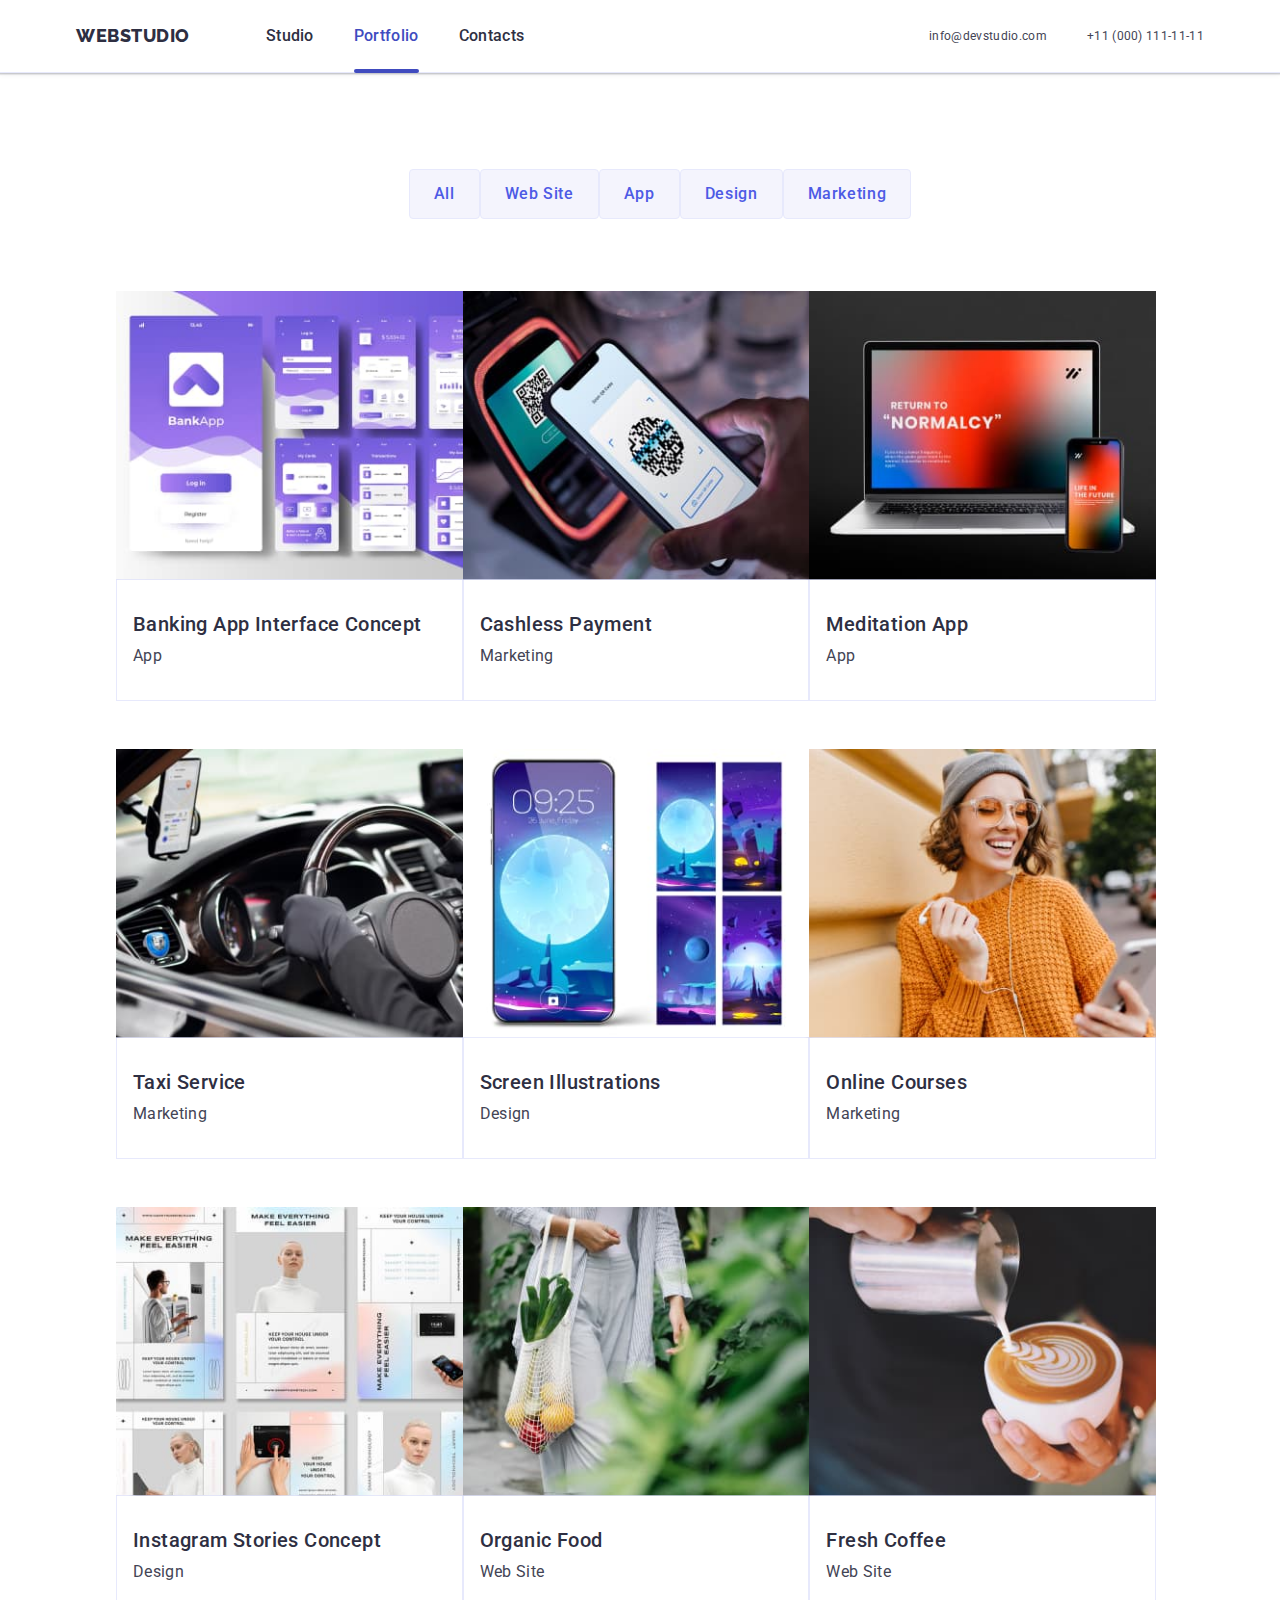
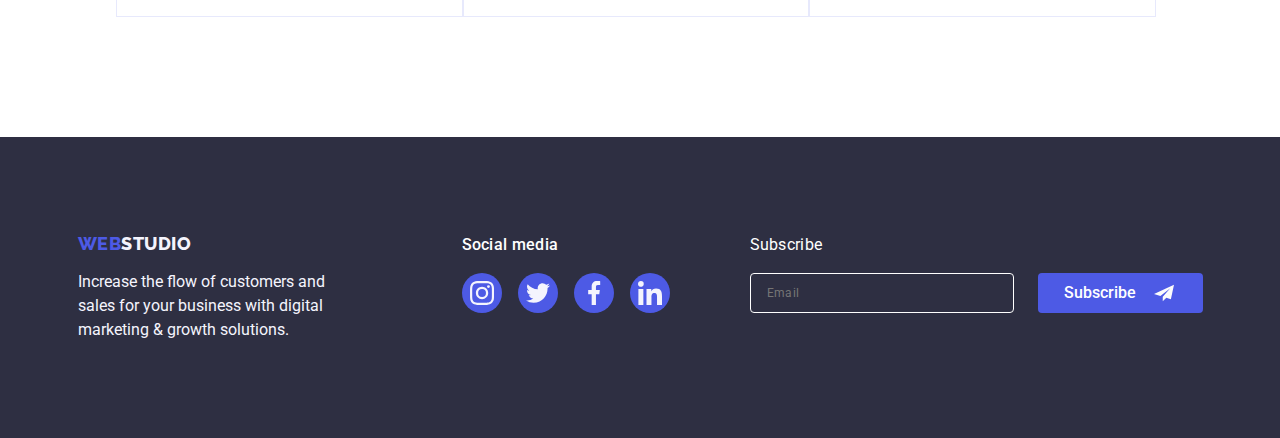
<file: portfolio.html>
<!DOCTYPE html>
<html lang="en">
  <head>
    <meta charset="UTF-8" />
    <meta http-equiv="X-UA-Compatible" content="IE=edge" />
    <meta name="viewport" content="width=device-width, initial-scale=1.0" />
    <link rel="preconnect" href="https://fonts.googleapis.com" />
    <link rel="preconnect" href="https://fonts.gstatic.com" crossorigin />
    <link
      href="https://fonts.googleapis.com/css2?family=Montserrat:wght@400;500;600&family=Raleway:wght@800&family=Roboto:wght@400;500;700;900&display=swap"
      rel="stylesheet"
    />
    <link
      rel="stylesheet"
      href="https://cdnjs.cloudflare.com/ajax/libs/modern-normalize/1.1.0/modern-normalize.min.css"
    />
    <link rel="stylesheet" href="./css/styles.css" />
    <title>Portfolio</title>
  </head>
  <body>
    <!-- Header section -->
    <header class="header">
      <div class="container header-container">
        <nav class="header-nav">
          <a class="link logo-web logo" href="./index.html"
            >WEB<span class="logo-studio ">Studio</span>
          </a>
          <ul class="list list-nav">
            <li class="list ">
              <a class="link header-link" href="./index.html">Studio</a>
            </li>
            <li class="list">
              <a class="link header-link current" href="./portfolio.html">Portfolio</a>
            </li>
            <li class="list"><a class="link header-link" href="">Contacts</a></li>
          </ul>
        </nav>
        <address class="contact">
          <ul class="list list-contact">
            <li>
              <a class="link address-link" href="mailto:info@devstudio.com">
                info@devstudio.com
              </a>
            </li>
            <li>
              <a class="link address-link" href="tel:+110001111111"
                >+11 (000) 111-11-11</a
              >
            </li>
          </ul>
        </address>
      </div>
    </header>
    <!-- Seaction main-portfolio  -->
    <main>
      <section class="main-portfolio-container">
        <div class="container ">
          <h1 class="visually-hidden">Portfolio</h1>
          <ul class="list btn-portfolio-container-list">
            <li>
              <button class="btn-portfolio pointer btn-portfolio-container" type="button">All</button>
            </li>
            <li>
              <button class="btn-portfolio pointer btn-portfolio-container" type="button">
                Web Site
              </button>
            </li>
            <li>
              <button class="btn-portfolio pointer btn-portfolio-container" type="button">App</button>
            </li>
            <li>
              <button class="btn-portfolio pointer btn-portfolio-container" type="button">Design</button>
            </li>
            <li>
              <button class="btn-portfolio pointer btn-portfolio-container" type="button">
                Marketing
              </button>
            </li>
          </ul>
          <ul class="list list-portfolio">
            <li class="img-portfolio">
              <a class="link link-portfolio" href="">
                <div class="portfolio-box"><img
                  src="./images/portfolio/img-8.jpg"
                  alt="Banking App Interface Concept"
                />
                <div class="overlay-portfolio"><p class="overlay-label">14 Stylish and User-Friendly App Design Concepts · Task Manager App · Calorie Tracker App · Exotic Fruit Ecommerce App ·
                Cloud Storage App</p></div>
                 </div>
                <div class="card-title-container"><h2 class="card-title">Banking App Interface Concept</h2>
                <p class="card-item">App</p> </div></a>
            </li>
            <li class="img-portfolio">
               <a class="link link-portfolio" href="">
                <div class="portfolio-box"><img src="./images/portfolio/img-7.jpg" alt="Cashless Payment" />
                  <div class="overlay-portfolio">
                  <p class="overlay-label">14 Stylish and User-Friendly App Design Concepts · Task Manager App · Calorie Tracker App · Exotic Fruit Ecommerce
                  App. Cloud Storage App</p></div>   </div>
                  <div class="card-title-container">
                <h2 class="card-title">Cashless Payment</h2>
                <p class="card-item">Marketing</p></div></a
              >
            </li>
            <li class="img-portfolio">
              <a class="link link-portfolio" href="">
                <div class="portfolio-box"><img src="./images/portfolio/img-6.jpg" alt="Meditation App" />
                  <div class="overlay-portfolio"><p class="overlay-label">14 Stylish and User-Friendly App Design Concepts · Task Manager App · Calorie Tracker App · Exotic Fruit Ecommerce
                  App. Cloud Storage App</p></div>
                 </div>
                  <div class="card-title-container">
                <h2 class="card-title">Meditation App</h2>
                <p class="card-item">App</p></div></a>
            </li>
            <li class="img-portfolio">
              <a class="link link-portfolio" href="">
                <div class="portfolio-box"><img src="./images/portfolio/img-5.jpg" alt="Taxi Service" />
                 <div class="overlay-portfolio"><p class="overlay-label">14 Stylish and User-Friendly App Design Concepts · Task Manager App · Calorie Tracker App · Exotic Fruit Ecommerce
                  App. Cloud Storage App</p></div> </div>
                  <div class="card-title-container">
                <h2 class="card-title">Taxi Service</h2>
                <p class="card-item">Marketing</p></div></a
              >
            </li>
            <li class="img-portfolio">
              <a class="link link-portfolio" href="">
                <div class="portfolio-box"><img
                  src="./images/portfolio/img-4.jpg"
                  alt="Screen Illustrations"/> 
                  <div class="overlay-portfolio"><p class="overlay-label">14 Stylish and User-Friendly App Design Concepts · Task Manager App · Calorie Tracker App · Exotic Fruit Ecommerce
                  App. Cloud Storage App</p> </div></div>
                  <div class="card-title-container">
                <h2 class="card-title">Screen Illustrations</h2>
                <p class="card-item">Design</p></div></a>
            </li>
            <li class="img-portfolio">
              <a class="link link-portfolio" href="">
                <div class="portfolio-box"> <img src="./images/portfolio/img-3.jpg" alt="Online Courses" />
                 <div class="overlay-portfolio"><p class="overlay-label">14 Stylish and User-Friendly App Design Concepts · Task Manager App · Calorie Tracker App · Exotic Fruit Ecommerce
                  App· Cloud Storage App</p> </div></div> 
                  <div class="card-title-container">
                <h2 class="card-title">Online Courses</h2>
                <p class="card-item">Marketing</p></div></a>
            </li>
            <li class="img-portfolio">
              <a class="link link-portfolio" href="">
                <div class="portfolio-box"><img
                  src="./images/portfolio/img-2.jpg"
                  alt="Instagram Stories Concept"/> 
                  <div class="overlay-portfolio"><p class="overlay-label">14 Stylish and User-Friendly App Design Concepts · Task Manager App · Calorie Tracker App · Exotic Fruit Ecommerce
                  App· Cloud Storage App</p></div> </div>
                   <div class="card-title-container">
                <h2 class="card-title">Instagram Stories Concept</h2>
                <p class="card-item">Design</p></div></a>
            </li>
            <li class="img-portfolio">
              <a class="link link-portfolio" href="">
                <div class="portfolio-box"><img src="./images/portfolio/img-1.jpg" alt="Organic Food" /> 
                <div class="overlay-portfolio"><p class="overlay-label">14 Stylish and User-Friendly App Design Concepts · Task Manager App · Calorie Tracker App · Exotic Fruit Ecommerce
                  App. Cloud Storage App</p></div> </div>
                   <div class="card-title-container">
                <h2 class="card-title">Organic Food</h2>
                <p class="card-item">Web Site</p></div></a>
            </li>
            <li class="img-portfolio">
              <a class="link link-portfolio" href="">
                <div class="portfolio-box"><img src="./images/portfolio/img.jpg" alt="Fresh Coffee" /> 
                <div class="overlay-portfolio"><p class="overlay-label">14 Stylish and User-Friendly App Design Concepts · Task Manager App · Calorie Tracker App · Exotic Fruit Ecommerce
                  App. Cloud Storage App</p></div> </div>
                  <div class="card-title-container">
                <h2 class="card-title">Fresh Coffee</h2>
                <p class="card-item">Web Site</p></div></a>
            </li>
          </ul>
        </div>
      </section>
    </main>
    <!-- Footer section -->
    <footer class="main-title footer-container">
      <div class="container-footer">
        <div class="webstudio-footer">
          <a class="link logo-web logo-footer link-footer" href="./index.html">WEB<span
              class="logo-studio-footer">Studio</span>
          </a>
          <p class="small-text">
            Increase the flow of customers and sales for your business with digital
            marketing & growth solutions.
          </p>
        </div>
        <div class="Social-media ">
          <p class=" social-title-footer">Social media</p>
          <ul class="socials-item-footer list link">
            <li class="social-media-title">
              <a class="socials-link link" href="https://instagram.com" target="_blank" rel="noopener noreffer"
                aria-label="instagram icon">
                <svg class="social-icon" width="24" height="24">
                  <use href="./images/icons.svg#instagram"></use>
                </svg>
              </a>
            </li>
            <li class="social-media-title">
              <a class="socials-link link" href="https://twitter.com" target="_blank" rel="noopener noreffer"
                aria-label="twitter icon">
                <svg class="social-icon" width="24" height="24">
                  <use href="./images/icons.svg#twitter"></use>
                </svg>
              </a>
            </li>
            <li class="social-media-title">
              <a class="socials-link link" href="https://facebook.com" target="_blank" rel="noopener noreffer"
                aria-label="facebook icon">
                <svg class="social-icon" width="24" height="24">
                  <use href="./images/icons.svg#facebook"></use>
                </svg>
              </a>
            </li>
            <li class="social-media-title">
              <a class="socials-link link" href="https://linkedin.com" target="_blank" rel="noopener noreffer"
                aria-label="linkedin icon">
                <svg class="social-icon" width="24" height="24">
                  <use href="./images/icons.svg#linkedin"></use>
                </svg>
              </a>
            </li>
          </ul>
        </div>      
      <!-- Subscribe form Portfolio -->
      <div class="Subscribe">
        <p class="subscribe-social-footer">Subscribe</p>
        <form class="modal-form" name="signup_form" autocomplete="on" novalidate>
          <label class="email-form">
            <input class="subscribe-input" type="email" name="" placeholder="Email" />
          </label>
          <button class="button-subscribe" type="submit">Subscribe <svg class="subscribe-icon" width="24" height="20">
              <use href="./images/icons.svg#Letter"></use>
            </svg></button>
          </button>
      </div>
      </div>
    </div>     
    </footer>    
  </body>
</html>
</file>
<file: css/styles.css>
:root {
    /* Color */
    --text-color: #434455;
    --Primary-Brand: #4D5AE5;
    --Pressed-state: #404BBF;
    --Dark: #2E2F42;
    --Success: #31D0AA;
    --Subtle-Text: #8E8F99;
    --Accent: #E7E9FC;
    --Light: #F4F4FD;
    --Modal-overlay: #2E2F42;
    --Hero-background: #2E2F42;
    --White-background: #FFFFFF;
    --Modal-background: #FCFCFC;

    /* Others */
     --header-idx: 10;
     --modal--idx: 100;

}   /* Mobile styles &>*/
.container { 
    min-width: 320px;
    max-width: 428px;
    margin-left: auto;
    margin-right: auto;
    padding-left: 15px;
    padding-right: 15px;
        
    }
    .burger-button{
        stroke:var(--Dark);
        
    }
    .btn-close {
        position: absolute;
        top: 24px;
        right: 24px;             
        display: block;
        margin-top: auto;
        width: 24px;
        height: 24px;
        background-color:var(--White-background);
        border-radius: 50%;
        border:none;
        cursor: pointer;
        color:var(--Dark);     
       }

    /* Tables styles &>*/
    @media only screen and (min-width: 768px){ 
    .container {
    max-width:768px;        
    outline-offset:-2 px;
    margin-left: auto;
    margin-right: auto;}

    .container.header-container {
        height: 72px;
    }}

           
    /* Desktop styles &> */
    @media only screen  and (min-width: 1158px){ 
        .container {
        max-width: 1158px;                
        outline-offset:-2 px;
        margin-left: auto;
        margin-right: auto;}

                }

    .visually-hidden {
        position: absolute;
        width: 1px;
        height: 1px;
        margin: -1px;
        border: 0;
        padding: 0;
        
        white-space: nowrap;
        clip-path: inset(100%);
        clip: rect(0 0 0 0);
        overflow: hidden;
      }
.container.header{
    display: flex
}
.header-nav{
    display: flex;
    margin-right: auto;
    align-items: center;
}

/* Tablet styles */
@media only screen and (min-width:768px){
    .header-nav{
        display: flex;
       
        align-items: center;
    }
    }
    @media only screen and (min-width:1158px){
        .header-nav{
            display: flex;
            margin-right: 76px;
            align-items: center;   }}    

body {
    font-family: 'Roboto', sans-serif;
    color: var(--text-color);
    background-color: var(--White-background);
}
/* reset start */
h1,h2,h3,h4,h5,h6,p 
{ margin: 0 }
img{
    display: block;
    max-width: 100%;
    height: auto;
}

/* Header section   */
.header{     
    top: 0;
    z-index: var(--header-idx);
    width: 100%;     
    border-bottom: 1px solid #e7e9fc;
    gap: 40px;
    display: block;
    align-items: center;
    box-shadow: 0px 2px 1px rgba(46, 47, 66, 0.08), 0px 1px 1px rgba(46, 47, 66, 0.16), 0px 1px 6px rgba(46, 47, 66, 0.08);
    
}   

.link {    
    
    align-items: center;
    text-decoration: none;
    transition:color 250ms cubic-bezier(0.4, 0, 0.2, 1);    
     gap: 72px;
  
}

.link.list{
    padding-left: 0;

}
@media only screen and (min-width: 768px){
.link.list{
    row-gap: 72px;
    column-gap: 24px;
    justify-content: center;      
    flex-wrap: wrap;
}
.link{
    margin-left: auto;
    margin-right: auto;
    display: flex;
    flex-wrap: wrap;
    gap: 72px;

}
}
@media only screen and (min-width: 11587px){
    .link.list{
        row-gap: 64px;
        column-gap: 24px;
        justify-content: center;      
        flex-wrap: wrap;
    }}


.link:hover {
    color: var(--Pressed-state);
}

.link:focus {
    color: var(--Pressed-state);
}

.list {
    list-style: none;
    padding: auto;    
    display: flex;    
    flex-wrap: wrap;
    margin:0;
        
}
@media only screen and (min-width: 768px){ 
    .list {        
        list-style: none;        
        display: flex;    
        flex-wrap: wrap;
        
    }}

@media only screen and (min-width: 1158px){ 
        .list {        
            list-style: none;        
            display: flex;    
           
            
        }}

.header-container {
    display:flex;
    align-items: center;
    justify-content: space-between;
    
}
@media only screen and (max-width:767px){
    .list-nav{
    display: none;}
.link{
    max-width: 264px;
}
.header-container {
    height: 70px;
}
.link.list{    
    margin-right: auto;
    margin-left: auto;
}
}
    

@media only screen and (min-width:768px){
    .list-nav{
     display: flex;
     flex-wrap: nowrap;
     gap: 40px;
     padding-left: 0;
     margin: 0;       
            
        }
        }
    
@media only screen and (min-width:1158px){
    .list-nav{
    display: flex;
    gap: 40px;
    }
    }
    

.contact{
    display: flex;
     
}
.list-contact{
    display: none;
     
}
/* reset end */
@media only screen and (min-width:768px){
    .list-contact {
        display: flex;
        flex-direction: column;
        padding-left: 0;  
           }
}
@media only screen and (min-width:1158px){
    .list-nav{
    display: flex;
    gap: 40px;
    }
    .list-contact {
        display: flex;        
        flex-direction: row;
        margin-left: auto;
        /* padding: 24px 0px 24px 0px; */
        gap: 40px;          
    }
    }

.contact {
    font-style: normal;
    font-size: 16px;
    line-height: 24px;
    letter-spacing: 0.02em;
    color: var(--text-color);
    display: flex;
    transition: color 250ms cubic-bezier(0.4, 0, 0.2, 1);
}

.contact:hover {
    color: var(--Pressed-state);
}

.contact:focus {
    color: var(--Pressed-state);
}

.logo {
    font-family: 'Raleway', sans-serif;
    font-weight: 800;
    font-size: 18px;
    line-height: 1.17;
    letter-spacing: 0.03em;
    text-transform: uppercase;
    color: var(--Dark);    
    display: inline-block;
    
}
@media only screen and (min-width:768px){
    .logo {
        font-family: 'Raleway', sans-serif;
        font-weight: 800;
        font-size: 18px;
        line-height: 1.17;
        letter-spacing: 0.03em;
        text-transform: uppercase;
        color: var(--Dark);    
        display: inline-block;
        
    }
    .link.logo-web.logo {
        margin-right:120px ;
}}

    .link.logo-web.logo-footer.link-footer{
        color: var(--Primary-Brand);
    }
    .link.logo-web.logo.main-logo {
        color: var(--Primary-Brand);
    }

        
    @media only screen and (min-width:1158px){
        .link.logo-web.logo{
            margin-right: 76px;

        }  } 
    


.logo-studio {
    font-family: 'Raleway', sans-serif;
    font-weight: 800;
    font-size: 18px;
    line-height: 1.17;
    letter-spacing: 0.03em;
    text-transform: uppercase;
    color: var(--Dark);
}

.logo-studio-footer {
    font-family: 'Raleway', sans-serif;
    font-weight: 800;
    font-size: 18px;
    line-height: 1.17;
    letter-spacing: 0.03em;
    text-transform: uppercase;
    color: var(--Light);
}

.header-link {
    position: relative;
    font-weight: 500;
    font-size: 16px;
    line-height: 24px;
    letter-spacing: 0.02em;
    color: var(--Dark);
    display: flex;
    padding-bottom: 24px;
    padding-top: 24px;
    transition: color 250ms cubic-bezier(0.4, 0, 0.2, 1);
}

.header-link:hover {
    color: var(--Pressed-state);
}

.header-link:focus {
    color: var(--Pressed-state);
}
.header-link::after{
    content: '';
    position: absolute;
    bottom: 0;
    left:0;
    display: block;
    width:100%;
    height: 4px;
    border-radius: 4px;
    bottom:-1px;
    

}
.header-link.current{
   color: var(--Pressed-state); 
}

.header-link.current::after,
.header-link:hover::after,
.header-link:hover::after{
background-color: var(--Pressed-state);
color: var(--Pressed-state);
}

.address-link {
    font-size: 16px;
    line-height: 24px;
    color: var(--text-color);
    
}
@media only screen and (min-width:768px){
    .address-link {
    gap:12px;       
    }
    .link.address-link {
        font-style: Regular;
        font-size: 12px;
        line-height: 14px;}     

}




/* Hero section */
 



.main-title {
    background-color: var(--Dark);   
    display: flex;
    align-items:center;    
    justify-content:center;
}
@media only screen and (min-width:768px){
.main-title{
    padding: 122px 0;
}
}
@media only screen and (min-width:1158px){
    .main-title{
        padding: 188px 0;
    }}

/* mobile style */
.main-text {
    font-size: 36px;      
    letter-spacing: 0.02em;
    color: var(--White-background);        
   
    }

    @media only screen and (min-width:768px){
    .main-text {     
            font-size: 56px;
            line-height: 1.07;
            text-align: center;
            letter-spacing: 0.02em;
            color: var(--White-background);
            max-width: 496px;
            margin-left: auto;
            margin-right: auto;
            margin-bottom: 48px;
        }}

.container-main{
    text-align: center;
    display: flex;
    flex-direction:column;
}
@media only screen and (max-width:767px){
    .container-main{
        padding: 112px 0;
    }
    .main-text {
        margin-bottom: 72px;
        max-width: 320px;
    

}}

.button {
    font-family: 'Roboto', sans-serif;   
    font-size: 16px;
    line-height: 1.5;
    letter-spacing: 0.04em;
    background-color: var(--Primary-Brand);
    color: var(--White-background);
    display: block;
    min-width: 169px;
    height: 56px;
    border: none; 
    border-radius: 4px;
    margin: 0 auto;
    transition: background-color 250ms cubic-bezier(0.4, 0, 0.2, 1);
   }


.button:hover {
    background-color: var(--Pressed-state);
}

.button:focus {
    background-color: var(--Pressed-state);
}

.pointer {
    cursor: pointer;
}
.navigation{
display: flex;
}
/* Mobile style Section 1*/
@media only screen and (max-width:767px){
.adventeges-item{
    display: none;    
    justify-content: center;   
    align-items: center;
    box-sizing: border-box;
    width: 264px;
    height: 112px;  
    border-radius: 4px;
    background-color: #f4f4fd;   
    
}
.adventages-list-container{    
    display: flex;
    flex-direction: column;
    row-gap: 72px;
    text-align: center;
    margin: 0;
    padding: 0;
}
}
.advantages-container{
    
    padding: 96px 0px;
    min-width: unset;  }
  

.adventage-title {
    font-weight: 500;
    font-size: 20px;
    line-height: 1.07;
    text-align: center;
    letter-spacing: 0.02em;
    color: var(--Dark);
}

.adventage-list {
    font-size: 36px;
    line-height: 1.15;    
    letter-spacing: 2% ;   
    color: var(--Dark);
    margin-bottom: 8px;
}

.adventage-text {
    font-size: 16px;
    line-height: 24px;
    letter-spacing: 0.02em;
    color: var(--text-color);
}
@media only screen and (max-width:767px) {
    .adventage-text {
    text-align: left;

    }
    .main-logo{
      justify-content: center;;

    }}




/* Tablet styles Section 1*/
@media only screen and (min-width:768px) {
    .adventeges-item{
        display: none;}
        .adventages-list-container{           
        display: flex;
        justify-content: space-between;
        flex-wrap: wrap;
        column-gap: 24px;
        row-gap: 72px;
        padding: 0;
        }   
        .advantages{
        flex-basis: calc((100% - 24px) / 2);
            }
}



/* Desktop style Section 1 */
    @media only screen and (min-width:1158px){
    .adventeges-item{
    display: flex;    
    justify-content: center;   
    align-items: center;
    box-sizing: border-box;
    width: 264px;
    height: 112px;  
    border-radius: 4px;
    background-color: #f4f4fd;   
    margin-bottom:8px;}

/* Section 1 */

.advantages-container{
    /* text-align: center; */
    padding: 120px 0 120px;
    
    }
    .list.adventages-list-container{
        gap: 24px;
        padding-left: 0;
    }



.advantages{
    flex-basis: calc((100% - 72px) / 4);
}
.adventage-title {
    font-weight: 500;
    font-size: 20px;
    line-height: 1.07;
    text-align: center;
    letter-spacing: 0.02em;
    color: var(--Dark);
}

.adventage-list {
    font-weight: 500;
    font-size: 20px;
    line-height: 24px;
    letter-spacing: 0.02em;
    color: var(--Dark);
    margin-bottom: 8px;
}

.adventage-text {
    font-size: 16px;
    line-height: 24px;
    letter-spacing: 0.02em;
    color: var(--text-color);
}}


/* Tablet style */
.logo {
    font-family: 'Raleway', sans-serif;
    font-weight: 800;
    font-size: 18px;
    line-height: 1.17;
    letter-spacing: 0.03em;
    text-transform: uppercase;
    color: var(--Dark);    
    display: inline-block;}   


/* Tablet section 2 */
@media only screen and (max-width:1157px){
    .activity-container{
        display: none;
    }}
/* Desktop section 2 */
@media only screen and (min-width:1158px){
.activity-container{
    padding-bottom: 120px;
}}
.activity-title {
    font-size: 36px;
    line-height: 1.11;
    text-align: center;
    letter-spacing: 0.02em;
    text-transform: capitalize;
    color: var(--Dark);
    margin-bottom: 72px; 
}

.activity-img{
    width: calc((100% - 48px) / 3);
}

/* Section 3 */
.main-team {
    background: var(--Light);
    padding: 96px 0;
    margin-left: auto;
    margin-right: auto;
    
}

.team {
    font-size: 36px;
    line-height: 1.11;
    text-align: center;
    letter-spacing: 0.02em;
    text-transform: capitalize;
    color: var(--Dark);
    margin-bottom: 72px;
}

.team-list-background {
    background-color: var(--White-background);
    border-radius: 0px 0px 4px 4px;
    box-shadow: 0px 1px 6px rgba(46, 47, 66, 0.08), 0px 1px 1px rgba(46, 47, 66, 0.16), 0px 2px 1px rgba(46, 47, 66, 0.08);
}

@media only screen and (min-width:1158px){
    .team-list-background{
        width: calc(( 100% - 24px *3 )/4);

    }}
    @media only screen and (min-width:768px) and (max-width:1157px) {
        .team-list-background{
            width: calc(( 100% - 24px *3 )/2);
    
        }}


.team-name {
    font-weight: 500;
    font-size: 20px;
    line-height: 1.2;
    letter-spacing: 0.02em;
    color: var(--Dark);
    text-align: center;
    margin-bottom: 8px;
}

.team-position {
    font-size: 16px;
    line-height: 1.5;
    letter-spacing: 0.02em;
    color: var(--text-color);
    text-align: center;
    margin-bottom: 8px;

}
.container-name-position{
    padding: 32px 0px;
    box-shadow: 0px 1px 6px rgba(46, 47, 66, 0.08), 0px 1px 1px rgba(46, 47, 66, 0.16), 0px 2px 1px rgba(46, 47, 66, 0.08);
}

/* Footer section */
.logo-footer {
    font-family: 'Raleway', sans-serif;
    font-weight: 800;
    font-size: 18px;
    line-height: 1.17;
    letter-spacing: 0.03em;
    text-transform: uppercase;    
    display: inline-block;
   
}

.small-text {
    font-size: 16px;
    line-height: 24px;
    color: var(--Light);
    max-width: 264px;
}
@media only screen and (max-width:767px){
    .small-text {
        text-align: left;

    }}

.footer-container{
    padding:   96px 0;
    
}
@media only screen and (min-width:768px){
    .footer-container{
        display: flex;
        align-items: flex-start;
        flex-wrap: wrap;
        flex-direction: row;
        gap: 72px 24px;
        

        
    }}

.link-footer{
    display: inline-block; 
    margin-bottom: 16px;
}


/* Seaction main-portfolio */
.main-portfolio-container{
    padding: 96px 0 120px;
}
.btn-portfolio-container-list{
    justify-content: center;
    margin-bottom: 72px ;
}
.btn-portfolio-container{
    padding: 12px 24px;
    border: 1px solid var(--Accent);
    border-radius: 4px;
}
.btn-portfolio {
    font-family: "Roboto", sans-serif;
    font-weight: 500;
    font-size: 16px;
    line-height: 1.5;
    letter-spacing: 0.04em;
    color: var(--Primary-Brand);
    background-color: var(--Light);
    transition:color 250ms cubic-bezier(0.4, 0, 0.2, 1),background-color 250ms cubic-bezier(0.4, 0, 0.2, 1),border 250ms cubic-bezier(0.4, 0, 0.2, 1),
    box-shadow 250ms cubic-bezier(0.4, 0, 0.2, 1);
    cursor: pointer;
  
}

.btn-portfolio:hover {
    color: var(--White-background);
    background-color: var(--Pressed-state);
    border: 1px solid transparent ;
    box-shadow: 0px 3px 1px rgba(0, 0, 0, 0.1), 0px 2px 1px rgba(0, 0, 0, 0.08), 0px 2px 2px rgba(0, 0, 0, 0.12);
}

.btn-portfolio:focus {
    color: var(--White-background);
    background-color: var(--Pressed-state);
    border: 1px solid transparent ;
    box-shadow: 0px 3px 1px rgba(0, 0, 0, 0.1), 0px 2px 1px rgba(0, 0, 0, 0.08), 0px 2px 2px rgba(0, 0, 0, 0.12);
}
.list-portfolio{
    flex-wrap: wrap;
    row-gap: 48px; 
}
.img-portfolio{
    width: calc((100% - 48px) / 3);    
    }

    .overlay-portfolio{
        position: absolute;
        top:0;        
        left: 0;
        transform:translateY(100%);
        

        width: 100%;
        height: 100%;
        padding:30px;        
        background-color:var(--Primary-Brand);
        backdrop-filter: blur(2px);
        display: flex;
        align-items: center;justify-content: start;
        transition:transform 250ms cubic-bezier(0.4, 0, 0.2, 1);
    }

    .img-portfolio:hover .overlay-portfolio {
        transform:translateY(0);
   
    }
    
    .overlay-label{
        color: var(--Accent);
        text-align: centerl;
    }
       .portfolio-box{
        position: relative;
        overflow: hidden;

       }
       .portfolio-box:hover .overlay-portfolio {
        transform: translateY(0);       
       }
      .portfolio-box:focus .overlay-portfolio {
        transform: translateY(0);
           }

    .link-portfolio{
        display: block;
        transition: box-shadow 250ms cubic-bezier(0.4, 0, 0.2, 1);
    }
    .link-portfolio .overlay-portfolio:hover {
        /* box-shadow:0px 1px 6px rgba(46, 47, 66, 0.08), 0px 1px 1px rgba(46, 47, 66, 0.16), 0px 2px 1px rgba(46, 47, 66, 0.08); */
        transform: translateY(0);
    }
    .link-portfolio:focus .overlay-portfolio {        
        transform: translateY(0);
    }

.card-title {
    font-weight: 500;
    font-size: 20px;
    line-height: 1.2;
    letter-spacing: 0.02em;
    color: var(--Dark);
    margin-bottom: 8px;
}
.card-title-container{
    padding: 32px 16px;
    border: 1px solid var(--Accent);
    border-top: none; 
}

.card-item {
    font-size: 16px;
    line-height: 1.5;
    letter-spacing: 0.02em;
    color: var(--text-color);
}
/* overlay */
.overlay{
    max-width: 1440px;
    margin-left: auto;
    margin-right: auto;
    outline: 1px solid rgb(19, 17, 17);
    
    background-repeat: no-repeat;
    background-position: center;
    background-size: cover;

}

@media only screen and (max-width:427px){
    .overlay{
    background-image: linear-gradient(rgba(46, 47, 66, 0.7),rgba(46, 47, 66, 0.7)),
    url("../images/overlay/mob@1x.jpg");
    }
    @media (min-device-pixel-ratio:2), (min-resolution:192dpi ), (min-resolution: 2dppx){
    .overlay{
    background-image: linear-gradient(rgba(46, 47, 66, 0.7),rgba(46, 47, 66, 0.7)),
    url("../images/overlay/mob@2x.jpg");
       } 
    }
}
@media only screen and (min-width:428px) and (max-width:767px)  {
    .overlay{
    background-image: linear-gradient(rgba(46, 47, 66, 0.7),rgba(46, 47, 66, 0.7)),
    url("../images/overlay/tab@1x.jpg");
    }
    @media (min-device-pixel-ratio:2), (min-resolution:192dpi ), (min-resolution: 2dppx){
    .overlay{
    background-image: linear-gradient(rgba(46, 47, 66, 0.7),rgba(46, 47, 66, 0.7)),
    url("../images/overlay/tab@2x.jpg");
       } 
    }
}
@media only screen and (min-width:768px)     {
    .overlay{
    background-image: linear-gradient(rgba(46, 47, 66, 0.7),rgba(46, 47, 66, 0.7)),
    url("../images/overlay/desk@1x.jpg");
    }
    @media (min-device-pixel-ratio:2), (min-resolution:192dpi ), (min-resolution: 2dppx){
    .overlay{
    background-image: linear-gradient(rgba(46, 47, 66, 0.7),rgba(46, 47, 66, 0.7)),
    url("../images/overlay/desk@2x.jpg");
       } 
    }
}





/* Socials icons */
.socials{
    display: flex;
    justify-content: center;
    gap: 24px;
    padding-left: 0;
} 
.socials-item{
width: 40px; 
height: 40px;
}
.socials-link {
    display: flex;   
    justify-content: center;   
    align-items: center;
    width: 100%;
    height: 100%;
    background-color: var(--Primary-Brand);
    border-radius: 50%;
    transition: background-color 250ms cubic-bezier(0.4, 0, 0.2, 1);
}
.socials-link:hover,
.socials-link:focus{
    background-color: #404bbf;
    
}

 
.social-icon {
    fill:var(--Light)
   }
   
   
/* Customers */
.customers {
 padding-top:120px; 
 padding-bottom:120px; 
    
}
.customers-container{
    width:1128px;
    margin-left: auto;
    margin-right: auto;
    outline:2px solid red;
    outline-offset:-2 px;
    
}
.company{
    font-size: 36px;
    line-height: 1.1;
    text-align: center;
    letter-spacing: 0.02em;
    text-transform: capitalize;
    color: var(--Dark);
    margin-bottom: 72px;
}
.customers-icons {
  fill:currentColor;
  transition:fill 250ms cubic-bezier(0.4, 0, 0.2, 1);
   
}

.customers-item {
    width:calc((100% - 120px)/6);
    height: 88px;
    min-width: 168px;
}
@media only screen and (max-width:767px){
    .customers-item {
    min-width: 190px;
    }
    
}

.customers-link {
    display: flex;    
    justify-content: center;   
    align-items: center;
    box-sizing: border-box;
    height: 100%; 
    width: 100%;
    border: 1px solid #8E8F99;   
    border-radius: 4px;
    color: #8e8f99;
    transition:  color 250ms cubic-bezier(0.4, 0, 0.2, 1),border-color 250ms cubic-bezier(0.4, 0, 0.2, 1);
}
.customers-link:hover,
.customers-link:focus{
    border-color: #404bbf;
    color: #404bbf; 
}

.customers-icons:hover,
.customers-icons:focus{
   fill: var(--Pressed-state)}



/* Footer */
.container-footer{ 
    display: flex;
    flex-direction: column;
    outline-offset:-2 px;
    padding-left: auto;
    padding-right: auto;
    text-align: center;
     
}

@media only screen and (min-width:768px) and (max-width:1157px) {
    .container-footer{
    width:582px; 
    display: flex;    
    flex-wrap: wrap;
    flex-direction: row;
    justify-content: flex-start;
    gap: 72px 24px;
    
  
    

}}


@media only screen and (min-width:1158px){
    .container-footer{ 
        display: flex;
        flex-direction: row;        
        width:1158px;          
        outline-offset:-2 px;
        padding-left: 15px;
        padding-right: 15px;
        justify-content:center; 
        text-align: start;   
    }
    .webstudio-footer{
        margin-right: 120px;}
        .Social-media{
        margin-right: 80px;
}}


@media only screen and (max-width:767px) {
.webstudio-footer{   
    margin-right: auto;   
    margin-left: auto;
    margin-bottom: 16px;
}}
@media only screen and (min-width:768px) and (max-width:1157px) {
    .webstudio-footer{
    text-align: justify;       
    display: block;
    flex-wrap: wrap;
    margin: 0;    
    justify-content: center;        
}
.social-title-footer{
        text-align: start;
}
.subscribe-social-footer{
    text-align: start;
}

}
.social-title-footer{
font-weight: 500;
font-size: 16px;
line-height: 24px;
letter-spacing: 0.02em;
color: #FFFFFF;
margin-bottom: 16px;

}

.socials-item-footer.list.link {
    display: flex;
    gap: 16px;
    }
    .social-media-title{
        width: 40px;
        height: 40px;
        
    }
  
    @media only screen and (max-width:767px){
    
        .Social-media{
            margin-right: auto;
            margin-left: auto;
            text-align: center;
            margin-bottom: 72px;
        }}
    
    
   .socials-link-footer {
       display: flex;
       flex-direction: column;
       justify-content: center;
       align-content: center;
       align-items: center;
       width: 40px;
       height: 40px;
       background-color: var(--Primary-Brand);
       border-radius: 50%;
       transition: background-color 250ms cubic-bezier(0.4, 0, 0.2, 1);
   }

   .socials-link-footer:hover,
   .socials-link-footer:focus {
       background-color: #31d0aa;}
      
       
     /* Subscribe */
    .Subscribe{     
     color: var(--White-background);
     /* margin-left: auto; 
     margin-right: auto; */
        
       }
       @media only screen and (max-width:767px){
       .Subscribe{  
        width: 100%;
        padding: 0 15px;
        margin-left: auto; 
        margin-right: auto;
        text-align: center; }}

    .subscribe-social-footer{
            
     font-weight: 500px;
     font-size: 16px;
    line-height: 24px;
    letter-spacing: 0.02em;
     color: #FFFFFF;
    margin-bottom: 16px;

       }
       /* .modal-form{
        display: flex;
       } */
       @media only screen and (min-width:767px){
        .modal-form{
            display: flex;
           }
       }
    .button-subscribe{     
     /* position: relative;
     display: flex;        
     justify-content: center;
     align-items: center; */
     
     text-align: center; 
     width: 165px;
     height: 40px;
     font-weight: 500;
     font-size: 16px;
     line-height: 24px;
     color: var(--White-background);
     background-color: var(--Primary-Brand);
     border-radius: 4px;
     border: none;
     cursor: pointer;
     
                
       }
       
        
       
    .subscribe-input{
            display:flex;
            align-items: center;
            letter-spacing: 0.04em;
            width:100%;
            height:  40px;        
            font-weight: 400;
            font-size: 12px;
            line-height: 24px;            
            color: var(--White-background);
            background-color: var(--Dark);
            border-radius: 4px;
            border: 1px solid #FFFFFF;
            margin-bottom: 16px;
            padding-left: 16px;
        }
         .subscribe-icon{
            width: 24px;
            height: 20px;          
            fill: var(--Modal-background);
            

         }
         @media only screen and (min-width:768px){
            .subscribe-input{
                display:flex;
                align-items: center;
                letter-spacing: 0.04em;
                width: 264px;
                height:  40px;        
                font-weight: 400;
                font-size: 12px;
                line-height: 24px;
                padding-left: 16px;
                color: var(--White-background);
                background-color: var(--Dark);
                border-radius: 4px;
                border: 1px solid #FFFFFF;
                }
            
                .button-subscribe{     
                    position: relative;
                    display: flex;        
                    justify-content: center;
                    text-align: center;
                    align-items: center;          
                    gap: 16px;
                    width: 165px;
                    height: 40px;
                    font-weight: 500;
                    font-size: 16px;
                    line-height: 24px;
                    color: var(--White-background);
                    background-color: var(--Primary-Brand);
                    border-radius: 4px;
                    border: none;
                    margin-left: 24px;
                    cursor: pointer;
                    
                               
                      }}


            


         





       /* Modal styles */
           .backdrop {           
           position:fixed;
           display: flex;
           top:0;
           left:0;
           z-index: var(--modal--idx);
           right:0;
           bottom:0;
           width: 100%;
           height: 100%;
           background-color: rgba(46, 47, 66, 0.4);
           backdrop-filter: blur (4px);
           transition: opacity 200ms ease, visibility 200ms ease;
           }
            .backdrop.is-hidden{
            opacity: 0;
            visibility: hidden;
            pointer-events: none;
            transition-delay: 400ms;
           }
           
           .modal {           
           position:absolute;
           top: 50%;
           left:50%;
           transform:translate(-50%,-50%)rotate(0) scale(1);
           z-index:var(--modal--idx);

           width: 408px;
           min-height: 584px;
           padding: 72px 24px 24px 24px;

         
           background-color: var(--Modal-background);
           border-radius: 10px;
           
           opacity: 1;
           transition: 
           opacity 400ms ease-in 200ms,
           transform 400ms ease-in 200ms,
           visibility 500ms cubic-bezier(0.4, 0, 0.2, 1);

          }
          @media only screen and (max-width:428px){
            .modal {
            width: 90%;

          }}

          .title-modal{
            display: block;
            font-size: 16px;            
            font-style: normal;
            font-weight: 500;
            font-size: 16px;
            line-height: 24px;        
            text-align: center;
            letter-spacing: 0.02em;
            color:var(--Dark);
            margin-bottom: 16px;
            
          }
          .modal-form-field{
            position: relative;
            margin-bottom: 8px;
          }

          .modal-form-input{
            width: 100%;
            height: 40px;
            padding-left: 38px;
            padding-right: 38px;
            
        

            border: 1px solid rgba(46, 47, 66, 0.4);
            border-radius: 4px;
            outline: 1px solid transparent;
            outline-offset: -2px;

            transition: 250ms cubic-bezier(0.4, 0, 0.2, 1);


          }
          .modal-form-input:focus{
            border: transparent;
            outline-color: var(--Primary-Brand);
            box-shadow: 0 0 0 4px rgba(76, 89, 230, 0.25%);

          }
         .modal-form-icon{
            position: absolute;
            top: 50%;
            left: 19px;
            transform: translateY(-50%) ;
            pointer-events: none;
         }
         .modal-form-input:focus + .modal-form-icon{
            fill:var(--Primary-Brand);
            transition: 250ms cubic-bezier(0.4, 0, 0.2, 1);
         }
         .title-modal-input{
            display: block;
            font-weight: 400;
            font-size: 12px;
            line-height: 14px;      
            letter-spacing: 0.04em;        
            color: #8E8F99;
            margin-bottom: 4px;
           
         }
         .modal-form-message {
            
            display: block;
            width: 100%;
            min-height: 120px;
            max-height: 180px;
            padding: 3px 16px 3px 16px;
            padding-top: 8px;
            margin-bottom: 16px;

            border: 1px solid rgba(46, 47, 66, 0.4);
            border-radius: 4px;
            outline: 2px solid transparent;
            outline-offset: -2px;
            
            transition: 250ms cubic-bezier(0.4, 0, 0.2, 1);
            resize: none;            
         }
        .modal-form-message::placeholder{
            font-size: 12px;
            color: rgba(46, 47, 66, 0.4);
            
        }
        .modal-form-message:focus{
            outline-color: var(--Primary-Brand);
            box-shadow: 0 0 0 4px rgba(76, 89, 230, 0.25%);    
        }
        
        .agrement-box{
            display:flex;
           align-items: center;
           gap: 8px;
            
            margin-bottom: 11px;
        }
        
        .modal-form-agrement-box {
            appearance: none;                  
            width: 16px;
            height: 16px;
            left: 20px;
            top: 20px;            
            border: 1px solid rgba(46, 47, 66, 0.4);
            border-radius: 2px;
            background-image: url("data:image/svg+xml,%3Csvg width='10' height='8' viewBox='0 0 10 8' fill='none' xmlns='http://www.w3.org/2000/svg'%3E%3Cpath d='M8.44558 0.255056C8.61838 0.089653 8.84834 -0.00178848 9.08693 2.65108e-05C9.32551 0.0018415 9.55407 0.0967713 9.72436 0.264784C9.89466 0.432797 9.99337 0.660752 9.99968 0.900549C10.006 1.14034 9.91939 1.37323 9.75816 1.55005L4.86357 7.70436C4.7794 7.79551 4.67782 7.86865 4.5649 7.91942C4.45198 7.97018 4.33003 7.99754 4.20636 7.99984C4.08268 8.00214 3.95981 7.97935 3.8451 7.93282C3.73038 7.88629 3.62618 7.81698 3.53872 7.72903L0.292827 4.46564C0.202435 4.38096 0.129933 4.27884 0.0796475 4.16537C0.0293621 4.05191 0.00232279 3.92942 0.000143182 3.80522C-0.00203643 3.68102 0.0206883 3.55765 0.0669613 3.44248C0.113234 3.3273 0.182108 3.22267 0.269473 3.13483C0.356838 3.047 0.460905 2.97775 0.575465 2.93123C0.690026 2.88471 0.812734 2.86186 0.936267 2.86405C1.0598 2.86624 1.18163 2.89343 1.29449 2.94398C1.40734 2.99454 1.50892 3.06743 1.59315 3.15831L4.16189 5.73967L8.42227 0.28219C8.42994 0.272694 8.43813 0.263635 8.4468 0.255056H8.44558Z' fill='%23F4F4FD'/%3E%3C/svg%3E");
            background-repeat: no-repeat;
            background-position: center;
            background-size: 0;
            flex-shrink: 0;

            transition: background-color 250ms cubic-bezier(0.4, 0, 0.2, 1), border-color 250ms cubic-bezier(0.4, 0, 0.2, 1), background-size 250ms cubic-bezier(0.4, 0, 0.2, 1);
        }
        .modal-form-agrement-box:checked{
         background-color: var(--Pressed-state);
         border-color: var(--Pressed-state);
         background-size: 10px;
         transition-delay: 150ms 150ms 150ms;
        
        }
        
        .modal-form-agreement-text {
            font-size: 12px;
            
           
        }
        
        .modal-form-agreement-link {
            color: var(--Primary-Brand);
        }
        .modal-btn{            
            font-family: 'Roboto', sans-serif;
            font-weight: 500;
                font-size: 16px;
                line-height: 1.5;
                letter-spacing: 0.04em;
                background-color: var(--Primary-Brand);
                color: var(--White-background);
                display: block;
                min-width: 169px;
                height: 56px;
                border: none;
                border-radius: 4px;
                margin : 24px auto;
                transition: background-color 250ms cubic-bezier(0.4, 0, 0.2, 1);
                cursor: pointer;
            }
            
            
            .modal-btn:hover, .modal-btn:focus {
                background-color: var(--Pressed-state);
                transition: background-color 250ms cubic-bezier(0.4, 0, 0.2, 1);
            }
            
           
        


          .backdrop.is-hidden .modal{
            transform: translate(-50%,-50%)rotate(360deg) scale(1.2);
            opacity: 0;
            visibility: hidden;
            
          }
           .modal-btn-close {
            position: absolute;
            top: 24px;
            right: 24px;    
            display: block;
            margin-top: auto;
            width: 24px;
            height: 24px;
            background-color:var(--Accent);
            border-radius: 50%;
            border:none;
            cursor: pointer;
            color:var(--Dark);
           
            
           }
           .modal-btn-close:hover,
           .modal-btn-close:focus{
            background-color: var(--Pressed-state);
            color: var(--Accent);
           }
    
           .modal-icon {
            position: absolute;
            left: 33.33%;
            right: 33.33%;
            top: 33.33%;
            bottom: 33.33%;
            fill:currentColor ;                   
            width: 8px;
            height: 8px;
             
            
           }
           .modal-icon:hover,
           .modal-icon:focus{
            fill: var(--Modal-background);

           }
           /* Mobile menu styles */
           .menu-toggle {
            min-height: 40px;
            min-width: 40px;
            display: flex;
            align-items: center;
            justify-content: center;
          
            margin: 0;
            padding: 0;
            background-color: transparent;
            cursor: pointer;
            border: none;
            border-radius: 50%;
            outline: none;
          }
          
          @media (min-width: 768px) {
            .menu-toggle {
              display: none;
            }
          }
          
          .menu-toggle:hover,
          .menu-toggle:focus {
            background-color: rgba(0, 0, 0, 0.1);
          }
          
          .menu-container {
            position: fixed;
            top: 0;
            left: 0;
            display: flex;
            flex-direction: column;
            padding: 80px 40px 40px 40px;
            width: 100%;
            height: 100%;
            padding: 80px 0 40;
            background-color: var(--White-background);
            z-index: 999;          
            transform: translateX(100%);
            transition: transform 250ms ease-in-out;
            justify-content: space-between;
          }
          
          .menu-container.is-open {
            transform: translateX(0);
          }
          
          .menu-container .menu-toggle {
            position: absolute;
            top: 16px;
            right: 16px;
            color: #fff;
          }
          
          .mobile-menu {
            display:flex;
            flex-direction: column;
            padding: 0;
            margin-left:0;             
            gap:40px;
            list-style: none;
            color: var(--Dark);
            flex: none;
            
          }
          .mobile-link{
            color: var(--Dark);
            font-style: normal;
            font-weight: 700;
            font-size: 36px;
            line-height: 40px;
            letter-spacing: 0.02em;
            text-transform: capitalize;
            text-decoration: none;
            
          }
          .mobile-link:hover{
            color: var(--Primary-Brand);}

          
          .mobile-menu .link {
            display: block;
            padding: 10px;
            color: #fff;
            text-decoration: none;
          }
          .mobile-contacts{
            display:flex;
            flex-direction: column;
            padding: 0;
            margin-left: 0;
            margin-bottom: 48px;
            gap: 40px;
            margin-top: auto;

          }
          .mobile-socials.list.link{
            display: flex;                       
            gap: 56px;
            padding: 0;            
            max-width: 100%;
            margin-left: 0;
                       }
            @media only screen and (max-width:418px) {
            .mobile-socials.list.link{
            gap: 26px; 
            }
            }          

          .mobile-tel{
            font-size: 36px;
            font-weight: 700;
            line-height: 40px; 
            text-decoration: none;
            text-transform: capitalize;    
            color: var(--Primary-Brand);
            margin-bottom: 40px;
                      }
            @media only screen and (max-width:418px) {
                .mobile-tel{
            font-size: 25px;   

                }}

          .mobile-menu-tel{
            margin-top: 0;
          }
          .mobile-email{
            font-weight: 500;
            font-size: 20px;
            line-height: 24px;
            letter-spacing: 0.02em;
            color: #434455;
            padding: 0px 35px 40px 0px;
            margin-top: 40px;
            text-decoration: none;         
          }
          .modal-btn-close-mobile {
            position: absolute;                        
            width: 8px;
            height: 8px; 
            background-color: var(--Accent);
            fill: var(--Dark);                       
            border-radius: 50%;            
            cursor: pointer;
            color:var(--Dark);
            border: none;
            
           }
           /* Section 4 */
           .logo-company{
            gap: 24px;
            row-gap: 72px;
            padding-left: 0;
            justify-content: center;

           }
           @media only screen and (max-width:767px) {
           .logo-company {
            gap: 16px;
            row-gap: 72px;
            padding-left: 0;
            
        }
    }
</file>
